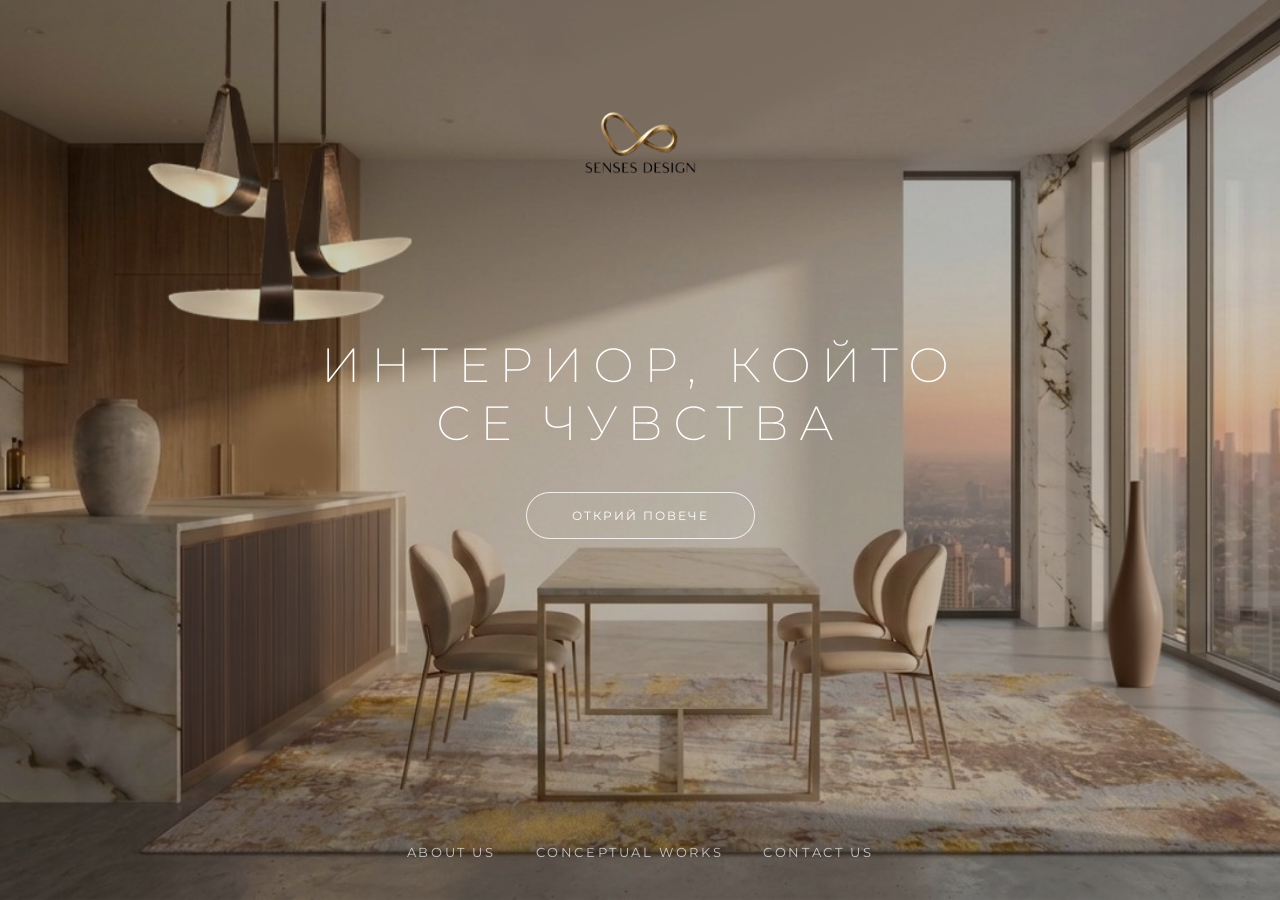
<file: index.html>
<!DOCTYPE html>
<html lang="bg">
<head>
    <meta charset="UTF-8">
    <meta name="viewport" content="width=device-width, initial-scale=1.0">
    <title>Senses Design</title>
    <link href="https://fonts.googleapis.com/css2?family=Montserrat:wght@200;400&display=swap" rel="stylesheet">
    <style>
        /* Махаме всички излишни разстояния */
        * { margin: 0; padding: 0; box-sizing: border-box; }

        /* Правим страницата да заема целия екран */
        html, body {
            height: 100%;
            width: 100%;
            font-family: 'Montserrat', sans-serif;
            background-color: #000;
            color: white;
            overflow: hidden;
        }

 .hero {
    display: flex;
    flex-direction: column;
    justify-content: space-between; /* Бута логото нагоре, менюто надолу */
    align-items: center;
    height: 100vh;
    width: 100%;
    padding: 20px 0; /* Общо разстояние от краищата на екрана */
    background: linear-gradient(rgba(0,0,0,0.2), rgba(0,0,0,0.2)),  
                url('int.jpg') no-repeat center center/cover;
    text-align: center;
    overflow: hidden;
}

/* Логото - малко по-нагоре */
.logo-wrap {
    margin-top: 10px;
height: 100px;
}

/* СРЕДАТА - Тази част заема цялото място и центрира текста точно над масата */
.main-content {
    flex: 1; 
    display: flex;
    flex-direction: column;
    justify-content: center;
    align-items: center;
margin-top: -100px;
}

h1 {
    font-size: 3rem;
    letter-spacing: 10px;
    font-weight: 200;
    margin-bottom: 40px;
    text-transform: uppercase;
}

/* Стил за бутона */
.back-btn {
    text-decoration: none;
    color: white;
    border: 1px solid rgba(255, 255, 255, 0.8);
    padding: 15px 45px;
    border-radius: 50px;
    font-size: 12px;
    letter-spacing: 2px;
    transition: 0.3s;
    background: rgba(255, 255, 255, 0.05);
}

.back-btn:hover {
    background: white;
    color: black;
}

/* Менюто най-долу */
.footer-nav {
    display: flex;
    gap: 40px;
    margin-bottom: 20px;
}

.footer-nav a {
    text-decoration: none;
    color: rgba(255, 255, 255, 0.7);
    font-size: 13px;
    letter-spacing: 2.6px;
    transition: 0.3s;
}

.footer-nav a:hover {
    color: white;
}

        /* За мобилни телефони */
        @media (max-width: 600px) {
            .footer-nav { flex-direction: column; gap: 10px; }
            .main-content { margin-bottom: 0; }
        }
    </style>
</head>
<body>

 <section class="hero">
    
    <div class="logo-wrap">
        <img src="logo.png" style="width: 140px;" alt="Senses Design">
    </div>

    <div class="main-content">
        <h1>ИНТЕРИОР, КОЙТО<br>СЕ ЧУВСТВА</h1>
        <a href="conceptual.html" class="back-btn">ОТКРИЙ ПОВЕЧЕ</a>
    </div>

    <nav class="footer-nav">
        <a href="about.html">ABOUT US</a>
        <a href="conceptual.html">CONCEPTUAL WORKS</a>
        <a href="contact.html">CONTACT US</a>
    </nav>

</section>

</body>
</html>
</file>
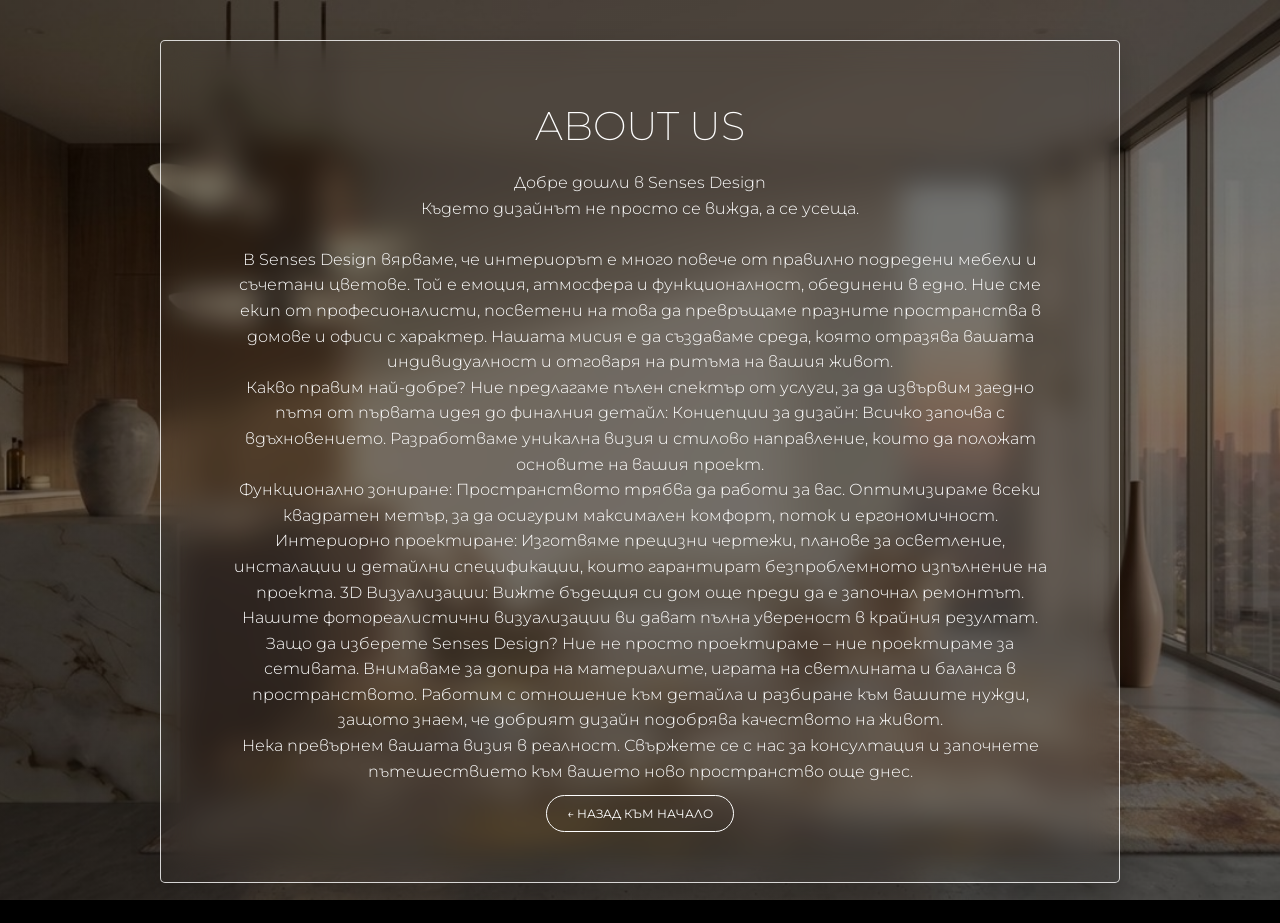
<file: about.html>
<!DOCTYPE html>
<html lang="bg">
<head>
    <meta charset="UTF-8">
    <meta name="viewport" content="width=device-width, initial-scale=1.0">
    <title>About Us - Senses Design</title>
    <link href="https://fonts.googleapis.com/css2?family=Montserrat:wght@200;400&display=swap" rel="stylesheet">
    <style>
        /* Използвай същия CSS от index.html, за да изглеждат еднакво */
        * { margin: 0; padding: 0; box-sizing: border-box; }
        body, html { height: 100%; font-family: 'Montserrat', sans-serif; color: white; background-color: #000; }
        .hero {
    display: flex;
    flex-direction: column;
    justify-content: space-between;
    align-items: center;
    
    /* ТОВА ГАРАНТИРА ЦЕЛИЯ ЕКРАН */
    min-height: 100vh; 
    width: 100%;
    
    /* Background настройки */
    background: linear-gradient(rgba(0,0,0,0.5), rgba(0,0,0,0.5)), 
                url('int.jpg') no-repeat center center;
    background-size: cover; /* Разпъва снимката да запълни всичко */
    background-attachment: fixed; /* Снимката не мърда при скролване (луксозен ефект) */
    
    padding: 40px 0;
    text-align: center;
}
 
.content-box {
    /* 0.15 означава 15% плътност - ще бъде много прозрачно и ефирно */
    background: rgba(255, 255, 255, 0.02); 
    
    backdrop-filter: blur(15px);
    -webkit-backdrop-filter: blur(15px);
    
    /* ЗЛАТНА РАМКА - 1.5px я прави една идея по-видима, но все още фина */
    border: 1px solid rgba(255, 255, 255, 0.8); 
    
    /* Златисто сияние около кутията (незадължително, но стои добре) */
    box-shadow: 0 10px 30px rgba(0, 0, 0, 0.2); 

    width: 75%;
    padding: 60px;
    border-radius: 5px; /* Малко заобляне за прецизен вид */
    max-width: 1200px;
    margin: 0 auto;
}
        h1 { font-size: 2.5rem; font-weight: 200; text-transform: uppercase; margin-bottom: 20px; }
        p { max-width: 1000px; line-height: 1.6; font-weight: 300; }
        .back-btn { margin-top: 30px; color: white; text-decoration: none; border: 1px solid white; padding: 10px 20px; border-radius: 50px; font-size: 12px; }
    </style>
</head>
<body>
    <section class="hero">
        <div></div> <div class="content-box">
            <h1>ABOUT US</h1>
            <p>Добре дошли в Senses Design<p>
<p>Където дизайнът не просто се вижда, а се усеща.<p>
<br>В Senses Design вярваме, че интериорът е много повече от правилно подредени мебели и съчетани цветове. Той е емоция, атмосфера и функционалност, обединени в едно. Ние сме екип от професионалисти, посветени на това да превръщаме празните пространства в домове и офиси с характер.

Нашата мисия е да създаваме среда, която отразява вашата индивидуалност и отговаря на ритъма на вашия живот.

<p>Какво правим най-добре?
Ние предлагаме пълен спектър от услуги, за да извървим заедно пътя от първата идея до финалния детайл:

Концепции за дизайн: Всичко започва с вдъхновението. Разработваме уникална визия и стилово направление, които да положат основите на вашия проект.<br>

Функционално зониране: Пространството трябва да работи за вас. Оптимизираме всеки квадратен метър, за да осигурим максимален комфорт, поток и ергономичност.<br>

Интериорно проектиране: Изготвяме прецизни чертежи, планове за осветление, инсталации и детайлни спецификации, които гарантират безпроблемното изпълнение на проекта.

3D Визуализации: Вижте бъдещия си дом още преди да е започнал ремонтът. Нашите фотореалистични визуализации ви дават пълна увереност в крайния резултат.<p>

<p>Защо да изберете Senses Design?
Ние не просто проектираме – ние проектираме за сетивата. Внимаваме за допира на материалите, играта на светлината и баланса в пространството. Работим с отношение към детайла и разбиране към вашите нужди, защото знаем, че добрият дизайн подобрява качеството на живот.<p>

<p>Нека превърнем вашата визия в реалност.
Свържете се с нас за консултация и започнете пътешествието към вашето ново пространство още днес.</p>
            <br>
            <a href="index.html" class="back-btn">← НАЗАД КЪМ НАЧАЛО</a>
        </div>

        <div></div> </section>
</body>
</html>
</file>
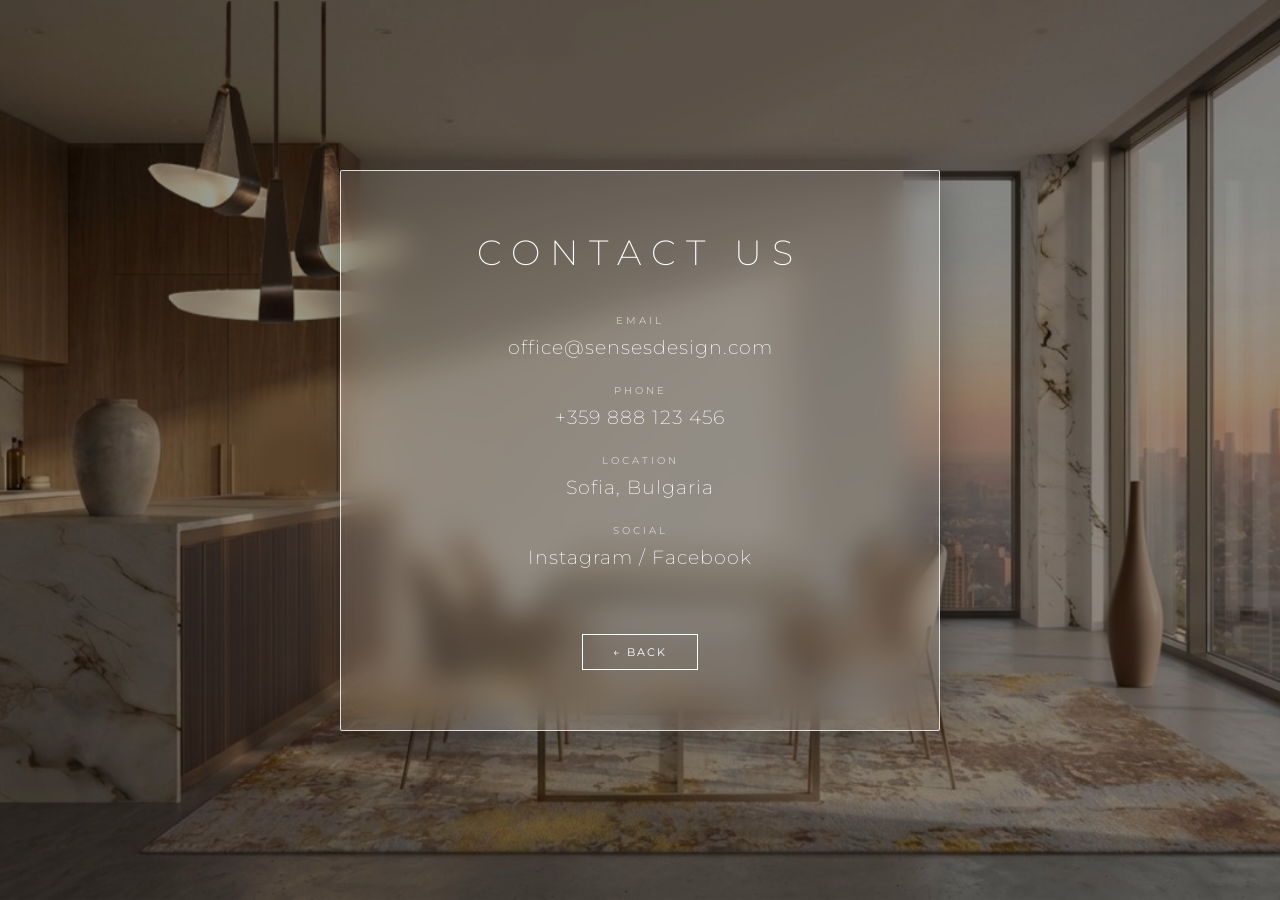
<file: contact.html>
<!DOCTYPE html>
<html lang="bg">
<head>
    <meta charset="UTF-8">
    <meta name="viewport" content="width=device-width, initial-scale=1.0">
    <title>Contact Us - Senses Design</title>
    <link href="https://fonts.googleapis.com/css2?family=Montserrat:wght@200;400&display=swap" rel="stylesheet">
    <style>
        * { margin: 0; padding: 0; box-sizing: border-box; }

        body, html {
            height: 100%;
            width: 100%;
            font-family: 'Montserrat', sans-serif;
            color: white;
            overflow: hidden;
        }

        .hero {
            display: flex;
            flex-direction: column;
            justify-content: center;
            align-items: center;
            height: 100vh;
            width: 100%;
            background: linear-gradient(rgba(0,0,0,0.4), rgba(0,0,0,0.4)), 
                        url('int.jpg') no-repeat center center;
            background-size: cover;
            text-align: center;
            padding: 20px;
        }

        .content-box {
            background: rgba(255, 255, 255, 0.1);
            backdrop-filter: blur(15px);
            -webkit-backdrop-filter: blur(15px);
            border: 1px solid rgba(255, 255, 255, 0.8);
            padding: 60px 40px;
            border-radius: 2px;
            max-width: 600px;
            width: 100%;
            box-shadow: 0 10px 40px rgba(0, 0, 0, 0.3);
        }

        h1 {
            font-size: 2.2rem;
            font-weight: 200;
            letter-spacing: 10px;
            margin-bottom: 40px;
            text-transform: uppercase;
        }

        .contact-item {
            margin-bottom: 25px;
        }

        .contact-item h2 {
            font-size: 10px;
            letter-spacing: 3px;
            text-transform: uppercase;
            color: rgba(255, 255, 255, 0.6);
            margin-bottom: 8px;
            font-weight: 400;
        }

        .contact-item p, .contact-item a {
            font-size: 1.2rem;
            font-weight: 200;
            color: white;
            text-decoration: none;
            letter-spacing: 1px;
            transition: 0.3s;
        }

        .contact-item a:hover {
            color: rgba(255, 255, 255, 0.7);
        }

        .back-btn {
            margin-top: 40px;
            display: inline-block;
            text-decoration: none;
            color: white;
            border: 1px solid white;
            padding: 10px 30px;
            font-size: 11px;
            letter-spacing: 2px;
            text-transform: uppercase;
            transition: 0.3s;
        }

        .back-btn:hover {
            background: white;
            color: black;
        }

        @media (max-width: 600px) {
            h1 { font-size: 1.6rem; letter-spacing: 5px; }
            .content-box { padding: 40px 20px; }
        }
    </style>
</head>
<body>

    <section class="hero">
        <div class="content-box">
            <h1>CONTACT US</h1>

            <div class="contact-item">
                <h2>Email</h2>
                <p><a href="mailto:office@sensesdesign.com">office@sensesdesign.com</a></p>
            </div>

            <div class="contact-item">
                <h2>Phone</h2>
                <p><a href="tel:+359888123456">+359 888 123 456</a></p>
            </div>

            <div class="contact-item">
                <h2>Location</h2>
                <p>Sofia, Bulgaria</p>
            </div>

            <div class="contact-item">
                <h2>Social</h2>
                <p><a href="#">Instagram</a> / <a href="#">Facebook</a></p>
            </div>

            <a href="index.html" class="back-btn">← Back</a>
        </div>
    </section>

</body>
</html>
</file>
